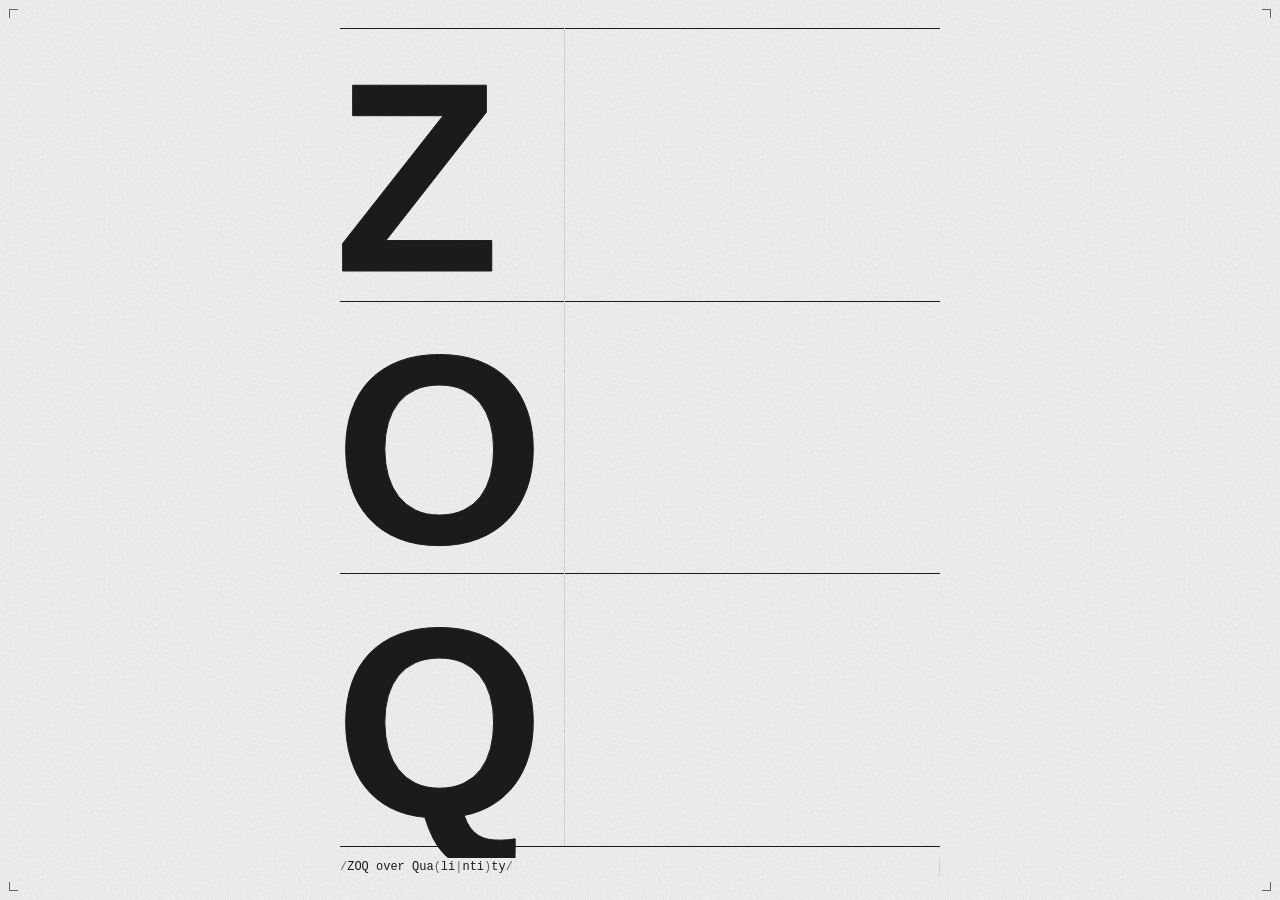
<file: index.html>
<!doctype html><html lang="ja"><head><meta charset="utf-8"><meta name="viewport" content="width=device-width,initial-scale=1"><script async src="https://www.googletagmanager.com/gtm.js?id=GTM-5KQZDHJX"></script><script>function gtag(){dataLayer.push(arguments)}window.dataLayer=window.dataLayer||[],gtag("js",new Date)</script><title>ZOQ LLC</title><link rel="icon" href="favicon.svg" type="image/svg+xml"><link rel="stylesheet" href="style.css"><script src="about.js"></script></head><body><header class="hero" id="hero"><h1 class="visually-hidden">合同会社ZOQ</h1><p class="visually-hidden">ZOQ over Quality、ZOQ over Quantity</p><div class="poster"><span aria-hidden="true" class="mark mark-tl"></span><span aria-hidden="true" class="mark mark-tr"></span><span aria-hidden="true" class="mark mark-bl"></span><span aria-hidden="true" class="mark mark-br"></span><div class="rows"><div class="row"><span class="glyph" aria-hidden="true"><i>Z</i></span><p class="cap" aria-hidden="true"><span class="cap-main" data-decode>ZOQ</span></p></div><div class="row"><span class="glyph" aria-hidden="true"><i>O</i></span><p class="cap" aria-hidden="true"><span class="cap-main" data-decode>over</span></p></div><div class="row"><span class="glyph" aria-hidden="true"><i>Q</i></span><p class="cap" aria-hidden="true"><span class="cap-main" data-decode>Qua<span class="swap"><span data-alt="li">li</span><span data-alt="nti">nti</span></span>ty</span></p><button type="button" class="about-open" id="about-open" aria-haspopup="dialog" aria-controls="about"><span class="about-open-label">会社概要</span><span class="about-open-icon" aria-hidden="true">+</span></button></div></div><div class="foot" aria-hidden="true"><span class="tick"></span><p class="regex"><span class="regex-line"><span class="meta">/</span>ZOQ over Qua<span class="meta">(</span><span class="alt" data-alt="li">li</span><span class="meta">|</span><span class="alt" data-alt="nti">nti</span><span class="meta">)</span>ty<span class="meta">/</span></span></p><p class="cue"><span></span></p></div></div></header><dialog class="about" id="about" aria-labelledby="about-heading"><div class="about-inner"><div class="about-head"><h2 id="about-heading">会社概要</h2><button type="button" class="about-close" id="about-close" aria-label="閉じる"><span aria-hidden="true">&times;</span></button></div><div class="about-body"><dl class="profile"><div><dt>商号</dt><dd>合同会社ZOQ<span class="reading">（ゾック）</span></dd></div><div><dt>設立</dt><dd>2026年11月</dd></div></dl><a class="about-contact" href="contact.html"><span>お問い合わせ</span><span aria-hidden="true">&rarr;</span></a><p class="note" lang="en">&copy; 2026 ZOQ LLC<span class="sep" aria-hidden="true"> / </span><a href="privacy.html">Privacy Policy</a></p></div></div></dialog><script src="hero.js" defer="defer"></script></body></html>
</file>
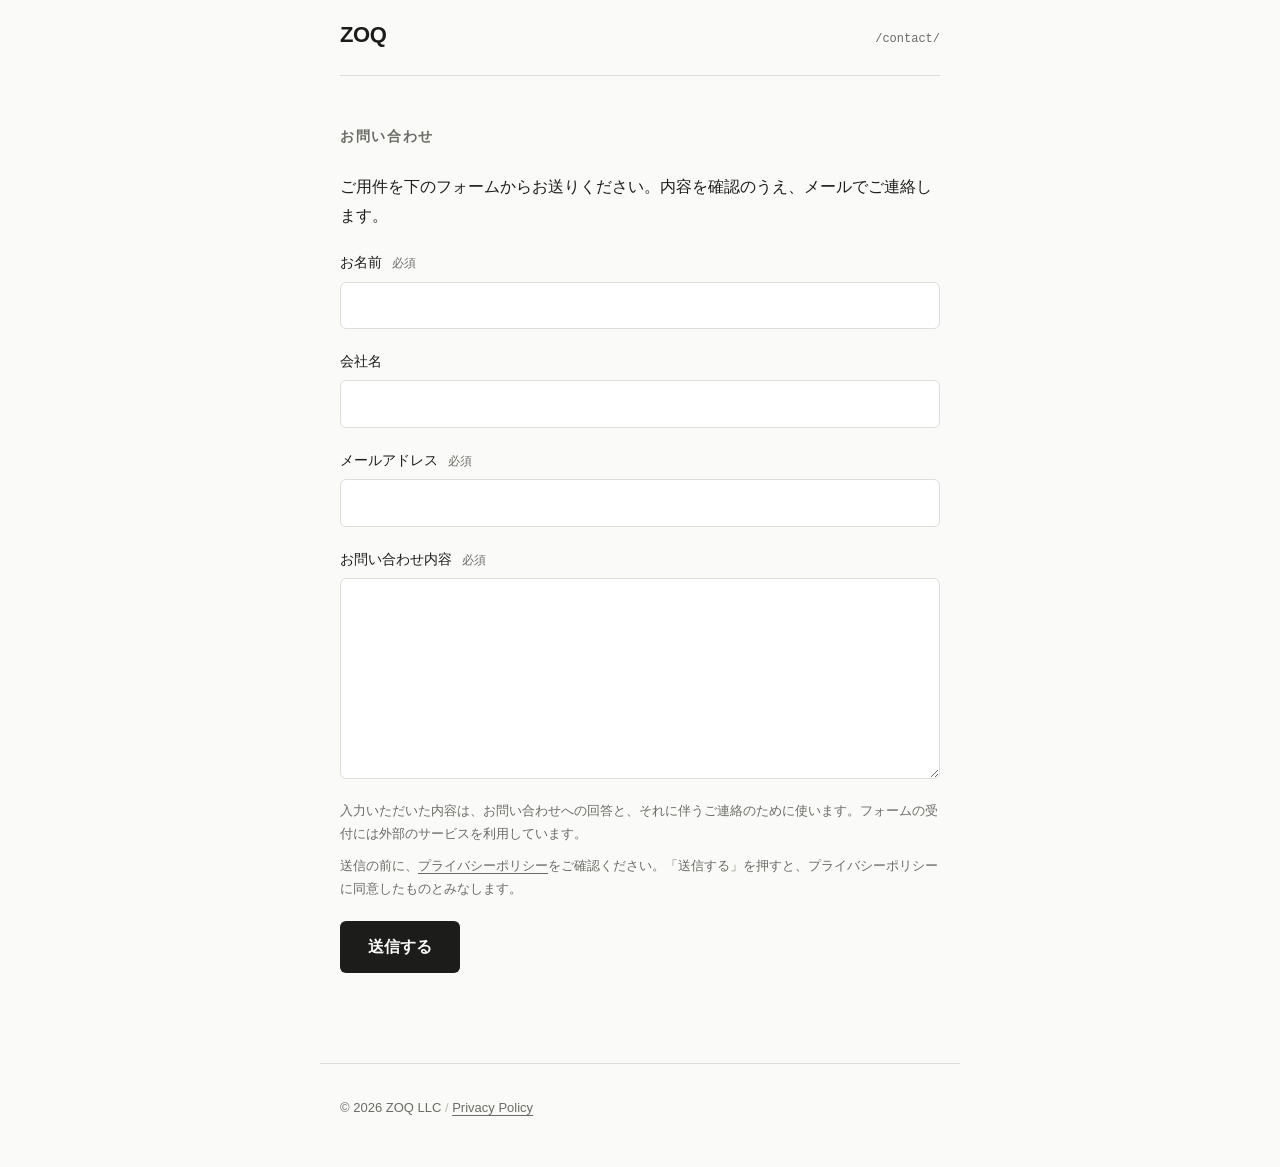
<file: contact.html>
<!doctype html><html lang="ja"><head><meta charset="utf-8"><meta name="viewport" content="width=device-width,initial-scale=1"><script async src="https://www.googletagmanager.com/gtm.js?id=GTM-5KQZDHJX"></script><script>function gtag(){dataLayer.push(arguments)}window.dataLayer=window.dataLayer||[],gtag("js",new Date)</script><title>お問い合わせ | ZOQ LLC</title><meta name="description" content="合同会社ZOQ（ゾック）へのお問い合わせフォームです。"><link rel="icon" href="favicon.svg" type="image/svg+xml"><link rel="stylesheet" href="style.css"></head><body><header class="page-head"><a class="page-home" href="./" aria-label="合同会社ZOQ トップへ戻る">ZOQ</a> <span class="page-path" aria-hidden="true">/contact/</span></header><main><section aria-labelledby="contact-heading"><h1 id="contact-heading" class="page-title">お問い合わせ</h1><p>ご用件を下のフォームからお送りください。内容を確認のうえ、メールでご連絡します。</p><form id="contact-form" action="https://formspree.io/f/mqpqwaok" method="POST" data-endpoint="https://formspree.io/f/mqpqwaok" novalidate><div class="field"><label for="name">お名前 <span class="required">必須</span></label> <input id="name" name="name" type="text" autocomplete="name" maxlength="100" required></div><div class="field"><label for="company">会社名</label> <input id="company" name="company" type="text" autocomplete="organization" maxlength="100"></div><div class="field"><label for="email">メールアドレス <span class="required">必須</span></label> <input id="email" name="email" type="email" autocomplete="email" maxlength="254" required></div><div class="field"><label for="message">お問い合わせ内容 <span class="required">必須</span></label> <textarea id="message" name="message" rows="7" maxlength="4000" required></textarea></div><div class="trap" aria-hidden="true"><label for="website">この欄には何も入力しないでください</label> <input id="website" name="_gotcha" type="text" tabindex="-1" autocomplete="off"></div><p class="note">入力いただいた内容は、お問い合わせへの回答と、それに伴うご連絡のために使います。フォームの受付には外部のサービスを利用しています。</p><p class="note consent">送信の前に、<a href="privacy.html">プライバシーポリシー</a>をご確認ください。「送信する」を押すと、プライバシーポリシーに同意したものとみなします。</p><button type="submit">送信する</button><p id="form-status" class="status" role="status" aria-live="polite"></p></form></section></main><footer><p lang="en">&copy; 2026 ZOQ LLC<span class="sep" aria-hidden="true"> / </span><a href="privacy.html">Privacy Policy</a></p></footer><script src="form.js" defer="defer"></script></body></html>
</file>
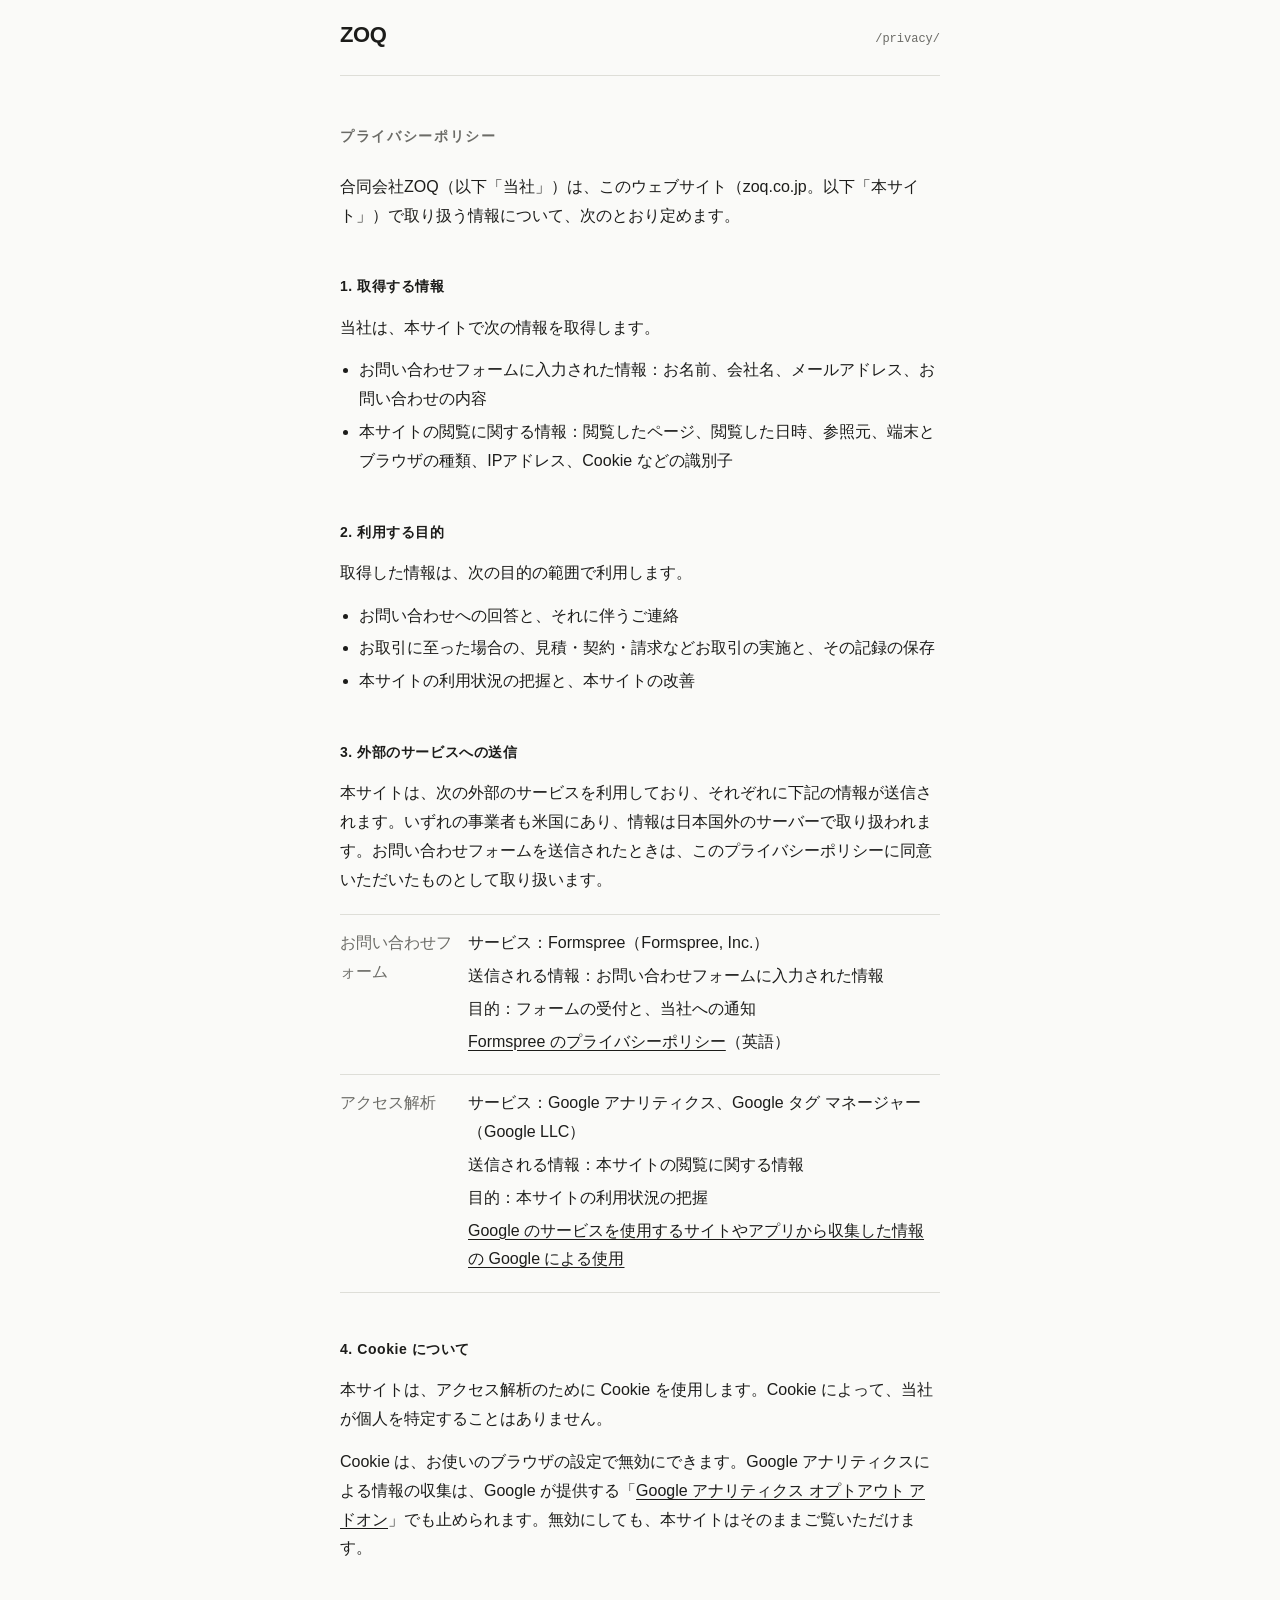
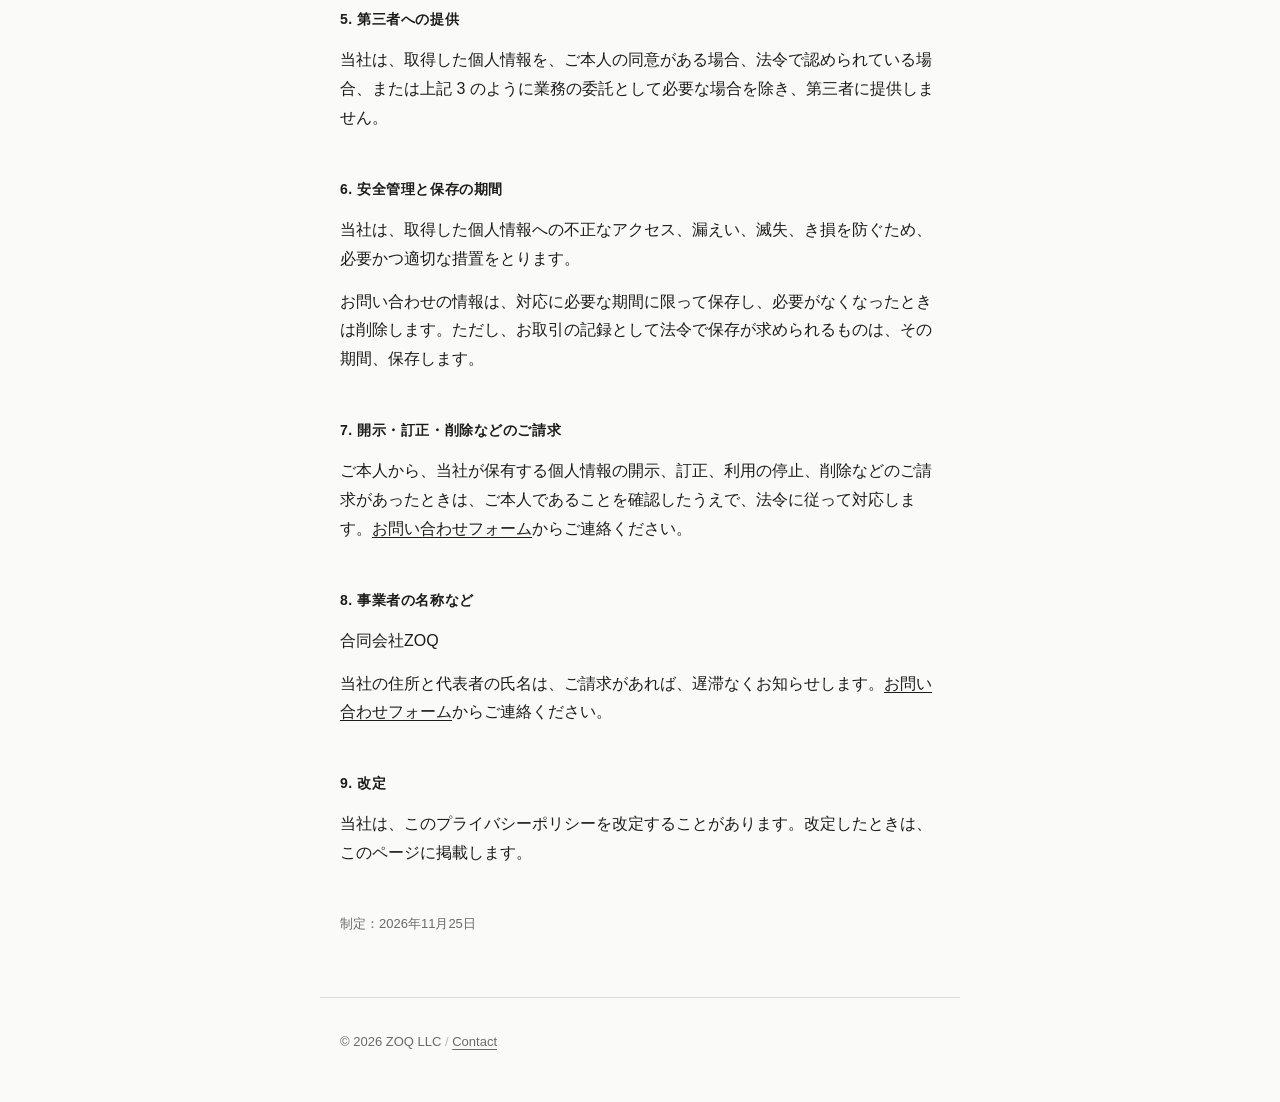
<file: privacy.html>
<!doctype html><html lang="ja"><head><meta charset="utf-8"><meta name="viewport" content="width=device-width,initial-scale=1"><script async src="https://www.googletagmanager.com/gtm.js?id=GTM-5KQZDHJX"></script><script>function gtag(){dataLayer.push(arguments)}window.dataLayer=window.dataLayer||[],gtag("js",new Date)</script><title>プライバシーポリシー | ZOQ LLC</title><link rel="icon" href="favicon.svg" type="image/svg+xml"><link rel="stylesheet" href="style.css"></head><body><header class="page-head"><a class="page-home" href="./" aria-label="合同会社ZOQ トップへ戻る">ZOQ</a> <span class="page-path" aria-hidden="true">/privacy/</span></header><main class="policy"><section aria-labelledby="privacy-heading"><h1 id="privacy-heading" class="page-title">プライバシーポリシー</h1><p>合同会社ZOQ（以下「当社」）は、このウェブサイト（zoq.co.jp。以下「本サイト」）で取り扱う情報について、次のとおり定めます。</p><h2>1. 取得する情報</h2><p>当社は、本サイトで次の情報を取得します。</p><ul><li>お問い合わせフォームに入力された情報：お名前、会社名、メールアドレス、お問い合わせの内容</li><li>本サイトの閲覧に関する情報：閲覧したページ、閲覧した日時、参照元、端末とブラウザの種類、IPアドレス、Cookie などの識別子</li></ul><h2>2. 利用する目的</h2><p>取得した情報は、次の目的の範囲で利用します。</p><ul><li>お問い合わせへの回答と、それに伴うご連絡</li><li>お取引に至った場合の、見積・契約・請求などお取引の実施と、その記録の保存</li><li>本サイトの利用状況の把握と、本サイトの改善</li></ul><h2>3. 外部のサービスへの送信</h2><p>本サイトは、次の外部のサービスを利用しており、それぞれに下記の情報が送信されます。いずれの事業者も米国にあり、情報は日本国外のサーバーで取り扱われます。お問い合わせフォームを送信されたときは、このプライバシーポリシーに同意いただいたものとして取り扱います。</p><dl class="profile"><div><dt>お問い合わせフォーム</dt><dd><ul><li>サービス：Formspree（Formspree, Inc.）</li><li>送信される情報：お問い合わせフォームに入力された情報</li><li>目的：フォームの受付と、当社への通知</li><li><a href="https://formspree.io/legal/privacy-policy/" rel="noopener noreferrer">Formspree のプライバシーポリシー</a>（英語）</li></ul></dd></div><div><dt>アクセス解析</dt><dd><ul><li>サービス：Google アナリティクス、Google タグ マネージャー（Google LLC）</li><li>送信される情報：本サイトの閲覧に関する情報</li><li>目的：本サイトの利用状況の把握</li><li><a href="https://policies.google.com/technologies/partner-sites?hl=ja" rel="noopener noreferrer">Google のサービスを使用するサイトやアプリから収集した情報の Google による使用</a></li></ul></dd></div></dl><h2>4. Cookie について</h2><p>本サイトは、アクセス解析のために Cookie を使用します。Cookie によって、当社が個人を特定することはありません。</p><p>Cookie は、お使いのブラウザの設定で無効にできます。Google アナリティクスによる情報の収集は、Google が提供する「<a href="https://tools.google.com/dlpage/gaoptout?hl=ja" rel="noopener noreferrer">Google アナリティクス オプトアウト アドオン</a>」でも止められます。無効にしても、本サイトはそのままご覧いただけます。</p><h2>5. 第三者への提供</h2><p>当社は、取得した個人情報を、ご本人の同意がある場合、法令で認められている場合、または上記 3 のように業務の委託として必要な場合を除き、第三者に提供しません。</p><h2>6. 安全管理と保存の期間</h2><p>当社は、取得した個人情報への不正なアクセス、漏えい、滅失、き損を防ぐため、必要かつ適切な措置をとります。</p><p>お問い合わせの情報は、対応に必要な期間に限って保存し、必要がなくなったときは削除します。ただし、お取引の記録として法令で保存が求められるものは、その期間、保存します。</p><h2>7. 開示・訂正・削除などのご請求</h2><p>ご本人から、当社が保有する個人情報の開示、訂正、利用の停止、削除などのご請求があったときは、ご本人であることを確認したうえで、法令に従って対応します。<a href="contact.html">お問い合わせフォーム</a>からご連絡ください。</p><h2>8. 事業者の名称など</h2><p>合同会社ZOQ</p><p>当社の住所と代表者の氏名は、ご請求があれば、遅滞なくお知らせします。<a href="contact.html">お問い合わせフォーム</a>からご連絡ください。</p><h2>9. 改定</h2><p>当社は、このプライバシーポリシーを改定することがあります。改定したときは、このページに掲載します。</p><p class="note">制定：2026年11月25日</p></section></main><footer><p lang="en">&copy; 2026 ZOQ LLC<span class="sep" aria-hidden="true"> / </span><a href="contact.html">Contact</a></p></footer></body></html>
</file>
<file: style.css>
:root{--bg: #fafaf8;--text: #1c1c1a;--muted: #6b6b66;--line: #deded8;--faint: #b9b9b2;--ink: #d63c1c;--field: #ffffff;--accent: #1c1c1a;--accent-text: #fafaf8;--error: #b3261e;--ok: #1e6b3a}@media(prefers-color-scheme:dark){:root{--bg: #141413;--text: #ecece6;--muted: #a0a099;--line: #33332f;--faint: #55554f;--ink: #ff6a48;--field: #1d1d1b;--accent: #ecece6;--accent-text: #141413;--error: #f2b8b5;--ok: #9ad4ae}}*{box-sizing:border-box}body{margin:0;background:var(--bg);color:var(--text);font-family:Hiragino Sans,Hiragino Kaku Gothic ProN,Noto Sans JP,Yu Gothic,Meiryo,sans-serif;font-size:16px;line-height:1.8;-webkit-text-size-adjust:100%}.poster,.page-head,main,footer{max-width:640px;margin:0 auto;padding:0 20px}::selection{background:var(--text);color:var(--bg)}.visually-hidden{position:absolute;width:1px;height:1px;margin:-1px;padding:0;overflow:hidden;clip-path:inset(50%);white-space:nowrap;border:0}.hero{position:relative;overflow:hidden;overflow:clip}.hero:after{content:"";position:absolute;inset:0;pointer-events:none;background-image:url("data:image/svg+xml,%3Csvg xmlns='http://www.w3.org/2000/svg' width='180' height='180'%3E%3Cfilter id='n'%3E%3CfeTurbulence type='fractalNoise' baseFrequency='.85' numOctaves='2' stitchTiles='stitch'/%3E%3CfeColorMatrix values='0 0 0 0 0 0 0 0 0 0 0 0 0 0 0 0 0 0 .55 0'/%3E%3C/filter%3E%3Crect width='100%25' height='100%25' filter='url(%23n)'/%3E%3C/svg%3E");opacity:.22;mix-blend-mode:multiply}@media(prefers-color-scheme:dark){.hero:after{background-image:url("data:image/svg+xml,%3Csvg xmlns='http://www.w3.org/2000/svg' width='180' height='180'%3E%3Cfilter id='n'%3E%3CfeTurbulence type='fractalNoise' baseFrequency='.85' numOctaves='2' stitchTiles='stitch'/%3E%3CfeColorMatrix values='0 0 0 0 1 0 0 0 0 1 0 0 0 0 1 0 0 0 .55 0'/%3E%3C/filter%3E%3Crect width='100%25' height='100%25' filter='url(%23n)'/%3E%3C/svg%3E");opacity:.1;mix-blend-mode:screen}}.poster{--g: min(62vw, 30vh, 380px);--col: calc(var(--g) * .8);--gap: 16px;display:flex;flex-direction:column;min-height:100vh;padding-top:28px;padding-bottom:24px}@supports (height: 100svh){.poster{--g: min(62vw, 30svh, 380px);min-height:100svh}}.mark{position:absolute;width:9px;height:9px;border:0 solid var(--muted)}.mark-tl{top:9px;left:9px;border-top-width:1px;border-left-width:1px}.mark-tr{top:9px;right:9px;border-top-width:1px;border-right-width:1px}.mark-bl{bottom:9px;left:9px;border-bottom-width:1px;border-left-width:1px}.mark-br{bottom:9px;right:9px;border-bottom-width:1px;border-right-width:1px}.rows{flex:1;display:flex;flex-direction:column}.row{position:relative;flex:1;display:grid;grid-template-columns:var(--col) minmax(0,1fr);column-gap:var(--gap);align-items:end;min-height:calc(var(--g) * .86)}.row:before,.foot:before{content:"";position:absolute;top:0;left:0;right:0;height:1px;background:var(--text);transform-origin:left center}.row:after{content:"";position:absolute;top:0;bottom:0;left:calc(var(--col) + var(--gap) / 2);width:1px;background:var(--line);transform-origin:center top}.glyph{display:block;overflow:hidden;margin-top:-.06em;margin-bottom:-.045em;margin-left:-.02em;font-family:Helvetica Neue,Helvetica,Arial,sans-serif;font-size:var(--g);font-weight:700;line-height:1;letter-spacing:0}.glyph i{display:block;width:-moz-fit-content;width:fit-content;font-style:normal;color:var(--text)}.cap{align-self:start;display:flex;flex-direction:column;gap:5px;margin:0;padding-top:11px}.cap,.regex{font-family:ui-monospace,SF Mono,SFMono-Regular,Menlo,Consolas,Liberation Mono,monospace;font-variant-ligatures:none;white-space:nowrap}.cap-main{font-size:clamp(14px,4.1vw,19px);line-height:1.3}.meta{color:var(--muted)}.alt{transition:color .5s ease}.hero[data-alt=li] .alt[data-alt=li],.hero[data-alt=nti] .alt[data-alt=nti]{color:var(--ink)}.hero[data-alt=li] .alt[data-alt=nti],.hero[data-alt=nti] .alt[data-alt=li]{color:var(--faint)}.swap{display:inline-grid;width:2ch;clip-path:inset(0 -1px);transition:width .6s cubic-bezier(.65,0,.35,1),color .6s ease}.hero[data-alt] .swap{color:var(--ink)}.hero[data-alt=nti] .swap{width:3ch}.swap>span{grid-area:1 / 1}.swap>[data-alt=nti]{visibility:hidden}.swap>span:has(.ch){visibility:visible}.swap .ch{display:inline-block;transition:transform .6s cubic-bezier(.65,0,.35,1),opacity .3s ease}.swap .ch:nth-child(2){transition-delay:.05s}.swap .ch:nth-child(3){transition-delay:.1s}.swap>[data-alt=nti] .ch,.hero[data-alt=nti] .swap>[data-alt=li] .ch{opacity:0}.swap>[data-alt=nti] .ch{transform:translateY(105%)}.hero[data-alt=nti] .swap>[data-alt=li] .ch{transform:translateY(-105%)}.hero[data-alt=nti] .swap>[data-alt=nti] .ch{opacity:1;transform:none}.ch.is-wait{opacity:0}.ch.is-scrambling{color:var(--faint)}.foot{position:relative;display:flex;justify-content:space-between;align-items:center;padding-top:12px}.regex{margin:0;font-size:12px;line-height:1.5;letter-spacing:.02em}.regex-line{display:inline-block;box-sizing:content-box;width:24ch;overflow:hidden;vertical-align:bottom;letter-spacing:0;border-right:2px solid transparent}.tick{position:absolute;top:0;left:0;right:0;height:1px;background:var(--ink);transform:scaleX(0);transform-origin:left center}.cue{margin:0;height:18px}.cue span{position:relative;display:block;width:1px;height:100%;overflow:hidden;background:var(--line)}.cue span:after{content:"";position:absolute;inset:0;background:var(--text);transform:translateY(-100%)}.about-open{position:absolute;left:calc(var(--col) + var(--gap));right:0;bottom:0;display:flex;justify-content:space-between;align-items:center;height:44px;margin:0;padding:0 12px;border:0;border-radius:0;background:var(--text);color:var(--bg);font-size:13px;font-weight:600;letter-spacing:.12em;clip-path:inset(0);-webkit-tap-highlight-color:transparent}.about-open-label,.about-open-icon{display:block}.about-open-icon{font-family:ui-monospace,SF Mono,SFMono-Regular,Menlo,Consolas,Liberation Mono,monospace;font-size:16px;font-weight:400;letter-spacing:0}.about-open:focus-visible{outline-color:var(--ink)}.js .hero:not(.is-revealed) .about-open{clip-path:inset(100% 0 0 0);pointer-events:none}.hero.is-revealed .cue{visibility:hidden}html:not(.js) .about-open,html:not(.js) .about-close{display:none}html:not(.js) .about{display:block;position:static;max-height:none;margin:0 auto}.js body:has(>.hero){overflow:hidden}.about{width:100%;max-width:640px;max-height:88vh;margin:auto auto 0;padding:0;border:0;border-top:1px solid var(--text);background:var(--bg);color:var(--text);overflow-y:auto;overscroll-behavior:contain}.about::backdrop{background:#0c0c0b8c}.about-inner{padding:4px 20px 28px}.about-head{display:flex;justify-content:space-between;align-items:center;margin-bottom:8px}.about-head h2{margin:0}.about-close{width:44px;height:44px;margin:0 -12px 0 0;padding:0;border-radius:0;background:none;color:var(--text);font-family:ui-monospace,SF Mono,SFMono-Regular,Menlo,Consolas,Liberation Mono,monospace;font-size:22px;font-weight:400;line-height:1}.about-contact{display:flex;justify-content:space-between;align-items:center;height:52px;margin-top:32px;padding:0 16px;background:var(--text);color:var(--bg);font-size:14px;font-weight:600;letter-spacing:.12em;text-decoration:none}.about-contact:focus-visible{outline:2px solid var(--ink);outline-offset:2px}@media(min-width:700px){.about{margin:auto;border:1px solid var(--text)}.about-inner{padding:12px 32px 32px}}.page-head{display:flex;justify-content:space-between;align-items:baseline;padding-top:24px;padding-bottom:24px}.page-home{font-family:Helvetica Neue,Helvetica,Arial,sans-serif;font-size:22px;font-weight:700;letter-spacing:-.02em;line-height:1;color:var(--text);text-decoration:none}.page-path{font-family:ui-monospace,SF Mono,SFMono-Regular,Menlo,Consolas,Liberation Mono,monospace;font-size:12px;color:var(--muted)}.note a,footer a,.policy a{color:inherit;text-decoration-thickness:1px;text-underline-offset:3px}.sep{color:var(--faint)}.note.consent{margin-top:8px}.policy h2{margin:44px 0 14px;color:var(--text);letter-spacing:.04em}.policy p{margin:0 0 14px}.policy section>ul{margin:0 0 14px;padding-left:1.2em}.policy li{margin-bottom:4px}.policy .profile{margin:20px 0 0;border-top:1px solid var(--line);border-bottom:1px solid var(--line)}.policy .profile>div:first-child{padding-top:14px}.policy .profile>div:last-child{padding-bottom:14px}.policy .note{margin-top:44px}@media(prefers-reduced-motion:no-preference){.mark{animation:fade 1.2s ease .1s both}.row:before,.foot:before{animation:draw-x 1.2s cubic-bezier(.16,1,.3,1) both}.row:nth-child(1):before{animation-delay:.15s}.row:nth-child(2):before{animation-delay:.25s}.row:nth-child(3):before{animation-delay:.35s}.foot:before{animation-delay:.45s}.row:after{animation:draw-y .7s cubic-bezier(.65,0,.35,1) both}.row:nth-child(1):after{animation-delay:.3s}.row:nth-child(2):after{animation-delay:.55s}.row:nth-child(3):after{animation-delay:.8s}.glyph i{animation:rise 1.1s cubic-bezier(.16,1,.3,1) both}.row:nth-child(1) .glyph i{--d: .35s}.row:nth-child(2) .glyph i{--d: .47s}.row:nth-child(3) .glyph i{--d: .59s}.glyph i{animation-delay:var(--d)}@supports ((-webkit-background-clip: text) or (background-clip: text)){.glyph i{color:transparent;-webkit-text-stroke:1px var(--text);background:linear-gradient(to top,var(--text) 50%,transparent 50%) 0 0 / 100% 200% no-repeat;-webkit-background-clip:text;background-clip:text;animation:rise 1.1s cubic-bezier(.16,1,.3,1) var(--d) both,ink 1.2s cubic-bezier(.65,0,.35,1) calc(var(--d) + .6s) both}.glyph i.is-refill{animation:ink 1s cubic-bezier(.65,0,.35,1) both}}.cap-main{animation:fade .5s ease both}.row:nth-child(1) .cap>*{animation-delay:1.3s}.row:nth-child(2) .cap>*{animation-delay:1.46s}.row:nth-child(3) .cap>*{animation-delay:1.62s}.regex-line{animation:type 1s steps(24,end) 2.3s both,caret 3.2s steps(1,end) 2.3s}.hero[data-alt=li] .tick{animation:tick-a 2.8s linear both}.hero[data-alt=nti] .tick{animation:tick-b 2.8s linear both}.cue{animation:fade .8s ease 3.2s both}.cue span:after{animation:cue 2.4s cubic-bezier(.65,0,.35,1) 3.6s infinite}.about-open{transition:clip-path .7s cubic-bezier(.16,1,.3,1)}.about-open-label,.about-open-icon{transition:transform .7s cubic-bezier(.16,1,.3,1) .12s,opacity .4s ease .12s}.about-open-icon{transition-delay:.2s}.js .hero:not(.is-revealed) .about-open-label,.js .hero:not(.is-revealed) .about-open-icon{opacity:0;transform:translateY(14px)}.about-open:active .about-open-icon{transform:rotate(90deg);transition-delay:0s;transition-duration:.3s}.about[open]{animation:sheet-in .55s cubic-bezier(.16,1,.3,1) both}.about[open]::backdrop{animation:fade .4s ease both}.about[open] .about-head,.about[open] .about-body>*,.about[open] .profile>div{animation:enter .6s cubic-bezier(.16,1,.3,1) both}.about[open] .about-head{animation-delay:.1s}.about[open] .profile>div:nth-child(1){animation-delay:.16s}.about[open] .profile>div:nth-child(2){animation-delay:.22s}.about[open] .profile>div:nth-child(3){animation-delay:.28s}.about[open] .profile>div:nth-child(4){animation-delay:.34s}.about[open] .about-body>.profile{animation:none}.about[open] .about-contact{animation-delay:.4s}.about[open] .about-body>.note{animation-delay:.46s}.about.is-closing{animation:sheet-out .28s cubic-bezier(.4,0,1,1) both}.about.is-closing::backdrop{animation:backdrop-out .28s ease both}.about-contact span:last-child{transition:transform .3s cubic-bezier(.16,1,.3,1)}.about-contact:hover span:last-child,.about-contact:active span:last-child{transform:translate(4px)}}@keyframes rise{0%{transform:translateY(102%)}to{transform:none}}@keyframes ink{0%{background-position:0 0;-webkit-text-stroke-color:var(--text)}70%{-webkit-text-stroke-color:var(--text)}to{background-position:0 100%;-webkit-text-stroke-color:transparent}}@keyframes fade{0%{opacity:0}to{opacity:1}}@keyframes draw-x{0%{transform:scaleX(0)}to{transform:none}}@keyframes draw-y{0%{transform:scaleY(0)}to{transform:none}}@keyframes type{0%{width:0}to{width:24ch}}@keyframes caret{0%{border-right-color:var(--ink)}50%{border-right-color:transparent}67%{border-right-color:var(--ink)}83%,to{border-right-color:transparent}}@keyframes tick-a{0%{transform:scaleX(0)}to{transform:none}}@keyframes tick-b{0%{transform:scaleX(0)}to{transform:none}}@keyframes sheet-in{0%{transform:translateY(24px);opacity:0}to{transform:none;opacity:1}}@keyframes sheet-out{0%{transform:none;opacity:1}to{transform:translateY(24px);opacity:0}}@keyframes backdrop-out{0%{opacity:1}to{opacity:0}}@keyframes enter{0%{transform:translateY(10px);opacity:0}to{transform:none;opacity:1}}@keyframes cue{0%{transform:translateY(-100%)}50%{transform:none}to{transform:translateY(100%)}}section{padding:48px 0;border-top:1px solid var(--line)}h2,.page-title{margin:0 0 24px;font-size:14px;font-weight:600;letter-spacing:.12em;color:var(--muted)}.profile{margin:0}.profile>div{display:grid;grid-template-columns:7em 1fr;gap:16px;padding:14px 0;border-bottom:1px solid var(--line)}.profile>div:first-child{padding-top:0}.profile>div:last-child{padding-bottom:0;border-bottom:0}.profile dt{color:var(--muted)}.profile dd{margin:0}.profile ul{margin:0;padding:0;list-style:none}.reading{color:var(--muted)}.field{margin-top:20px}label{display:block;margin-bottom:6px;font-size:14px}.required{margin-left:6px;font-size:12px;color:var(--muted)}input,textarea{display:block;width:100%;padding:10px 12px;border:1px solid var(--line);border-radius:6px;background:var(--field);color:var(--text);font:inherit;line-height:1.6}textarea{resize:vertical}input:focus-visible,textarea:focus-visible,button:focus-visible{outline:2px solid var(--accent);outline-offset:2px}input[aria-invalid=true],textarea[aria-invalid=true]{border-color:var(--error)}.trap{position:absolute;left:-9999px;width:1px;height:1px;overflow:hidden}.note{margin:20px 0 0;font-size:13px;color:var(--muted)}button{margin-top:20px;padding:12px 28px;border:0;border-radius:6px;background:var(--accent);color:var(--accent-text);font:inherit;font-weight:600;cursor:pointer}button:disabled{opacity:.5;cursor:default}.status{min-height:1.8em;margin:16px 0 0;font-size:14px}.status[data-kind=error]{color:var(--error)}.status[data-kind=ok]{color:var(--ok)}footer{padding-top:32px;padding-bottom:48px;border-top:1px solid var(--line);font-size:13px;color:var(--muted)}footer p{margin:0}@media(max-width:480px){.profile>div{grid-template-columns:1fr;gap:2px}}
</file>
